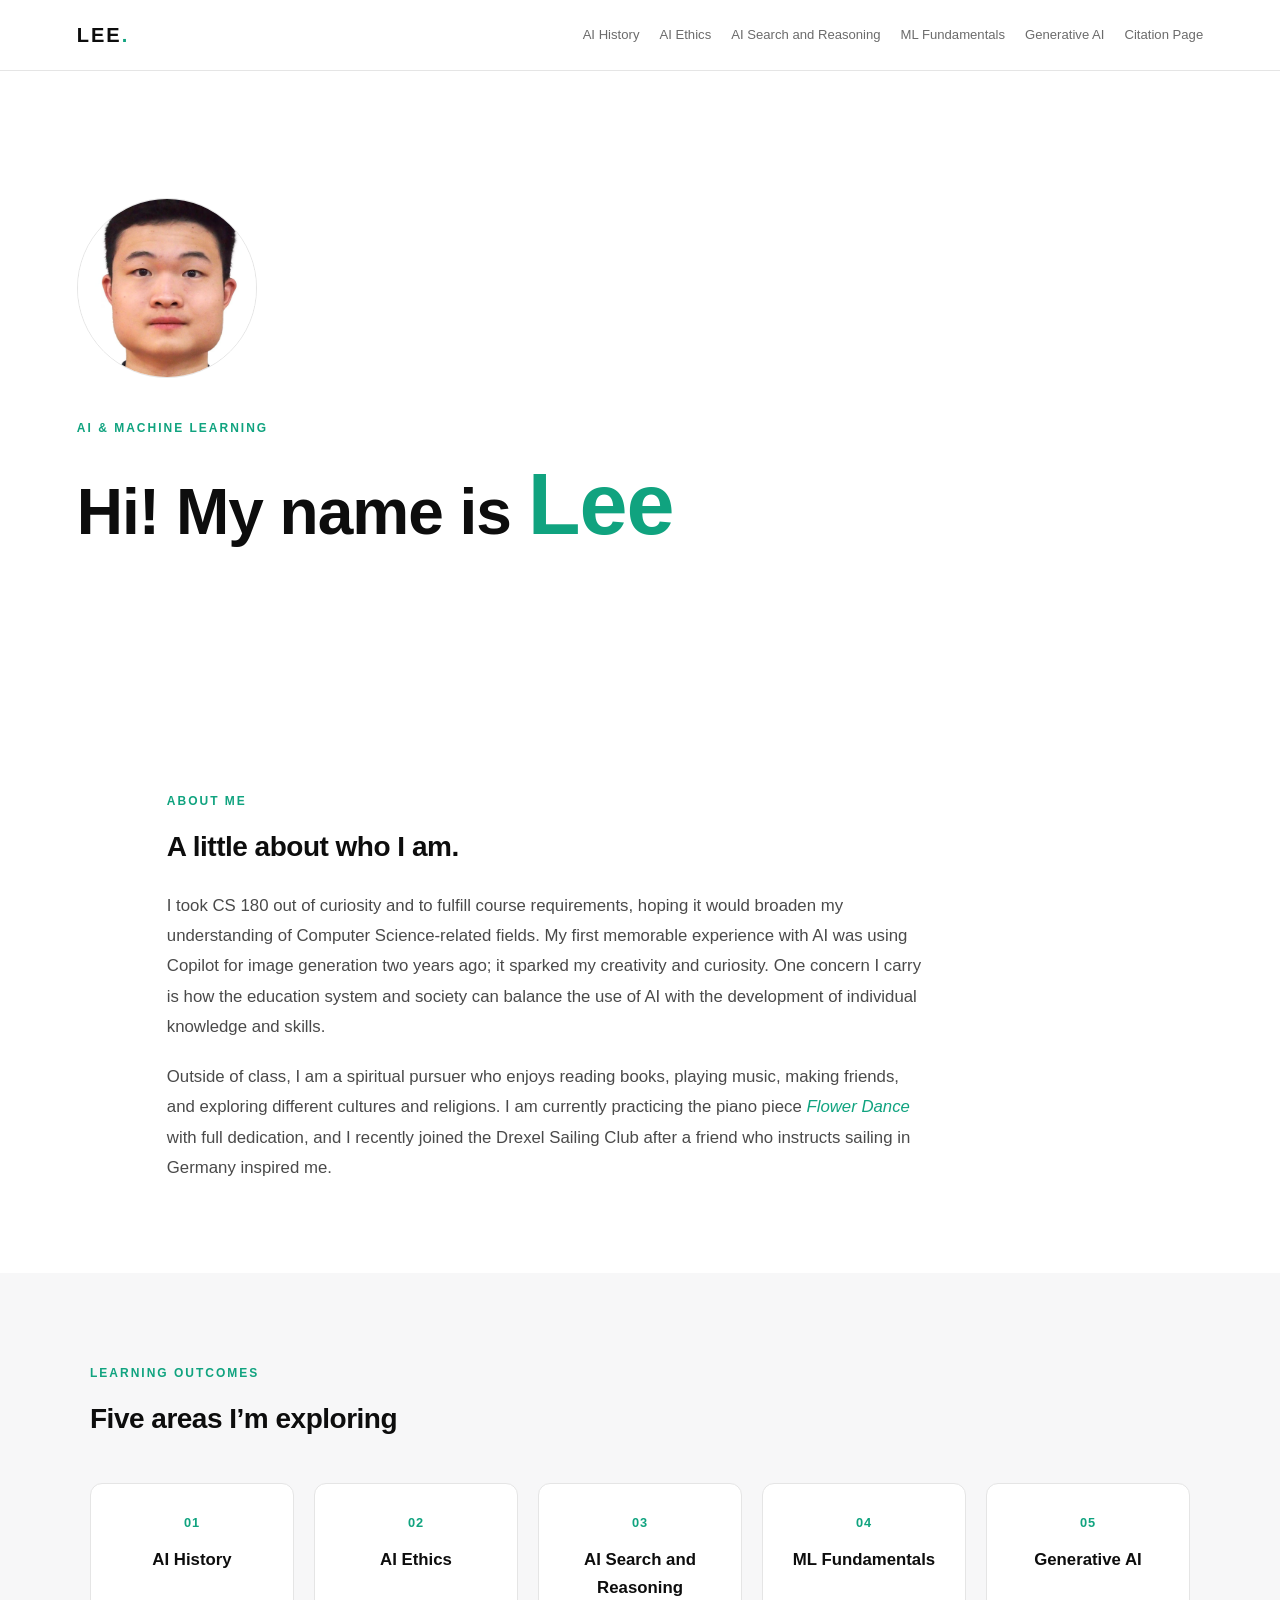
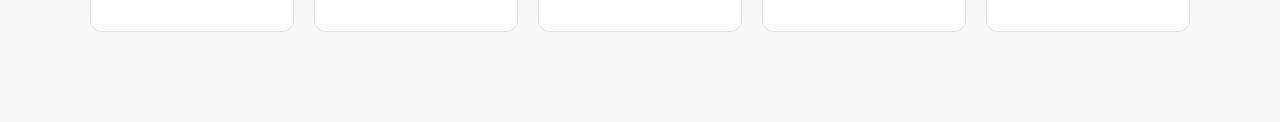
<file: index.html>
<!DOCTYPE html>
<html lang="en">
<head>
    <meta charset="UTF-8">
    <meta name="viewport" content="width=device-width, initial-scale=1.0">
    <meta name="description" content="Lee's portfolio for AI and Machine Learning">
    <title>Lee | AI &amp; Machine Learning</title>
    <link rel="stylesheet" href="style.css">
</head>
<body>
    <header class="navbar">
        <a href="index.html" class="logo">LEE<span>.</span></a>
        <nav aria-label="Main navigation">
            <a href="history.html">AI History</a>
            <a href="ethics.html">AI Ethics</a>
            <a href="search.html">AI Search and Reasoning</a>
            <a href="ml.html">ML Fundamentals</a>
            <a href="generative-ai.html">Generative AI</a>
            <a href="citations.html">Citation Page</a>
        </nav>
    </header>

    <main>
        <section id="home" class="hero">
            <div class="hero-content">
                <div class="hero-photo">
                    <img src="photo.jpg" alt="Lee">
                </div>

                <p class="label">AI &amp; MACHINE LEARNING</p>

                <h1>
                    Hi! My name is <span class="name">Lee</span>
                </h1>
            </div>
        </section>

        <section id="about" class="about section">
            <div class="section-label">ABOUT ME</div>

            <div class="about-content">
                <h2>A little about who I am.</h2>

                <p>
                    I took CS 180 out of curiosity and to fulfill course requirements, hoping it would broaden my understanding of Computer Science-related fields. My first memorable experience with AI was using Copilot for image generation two years ago; it sparked my creativity and curiosity. One concern I carry is how the education system and society can balance the use of AI with the development of individual knowledge and skills.
                </p>

                <p>
                    Outside of class, I am a spiritual pursuer who enjoys reading books, playing music, making friends, and exploring different cultures and religions. I am currently practicing the piano piece <em>Flower Dance</em> with full dedication, and I recently joined the Drexel Sailing Club after a friend who instructs sailing in Germany inspired me.
                </p>
            </div>
        </section>

        <section class="outcomes-overview section">
            <div class="section-label">LEARNING OUTCOMES</div>

            <h2 class="overview-title">Five areas I’m exploring</h2>

            <div class="outcome-cards">
                <a href="history.html" class="outcome-card">
                    <span class="card-number">01</span>
                    <h3>AI History</h3>
                </a>

                <a href="ethics.html" class="outcome-card">
                    <span class="card-number">02</span>
                    <h3>AI Ethics</h3>
                </a>

                <a href="search.html" class="outcome-card">
                    <span class="card-number">03</span>
                    <h3>AI Search and Reasoning</h3>
                </a>

                <a href="ml.html" class="outcome-card">
                    <span class="card-number">04</span>
                    <h3>ML Fundamentals</h3>
                </a>

                <a href="generative-ai.html" class="outcome-card">
                    <span class="card-number">05</span>
                    <h3>Generative AI</h3>
                </a>
            </div>
        </section>
    </main>
</body>
</html>
</file>
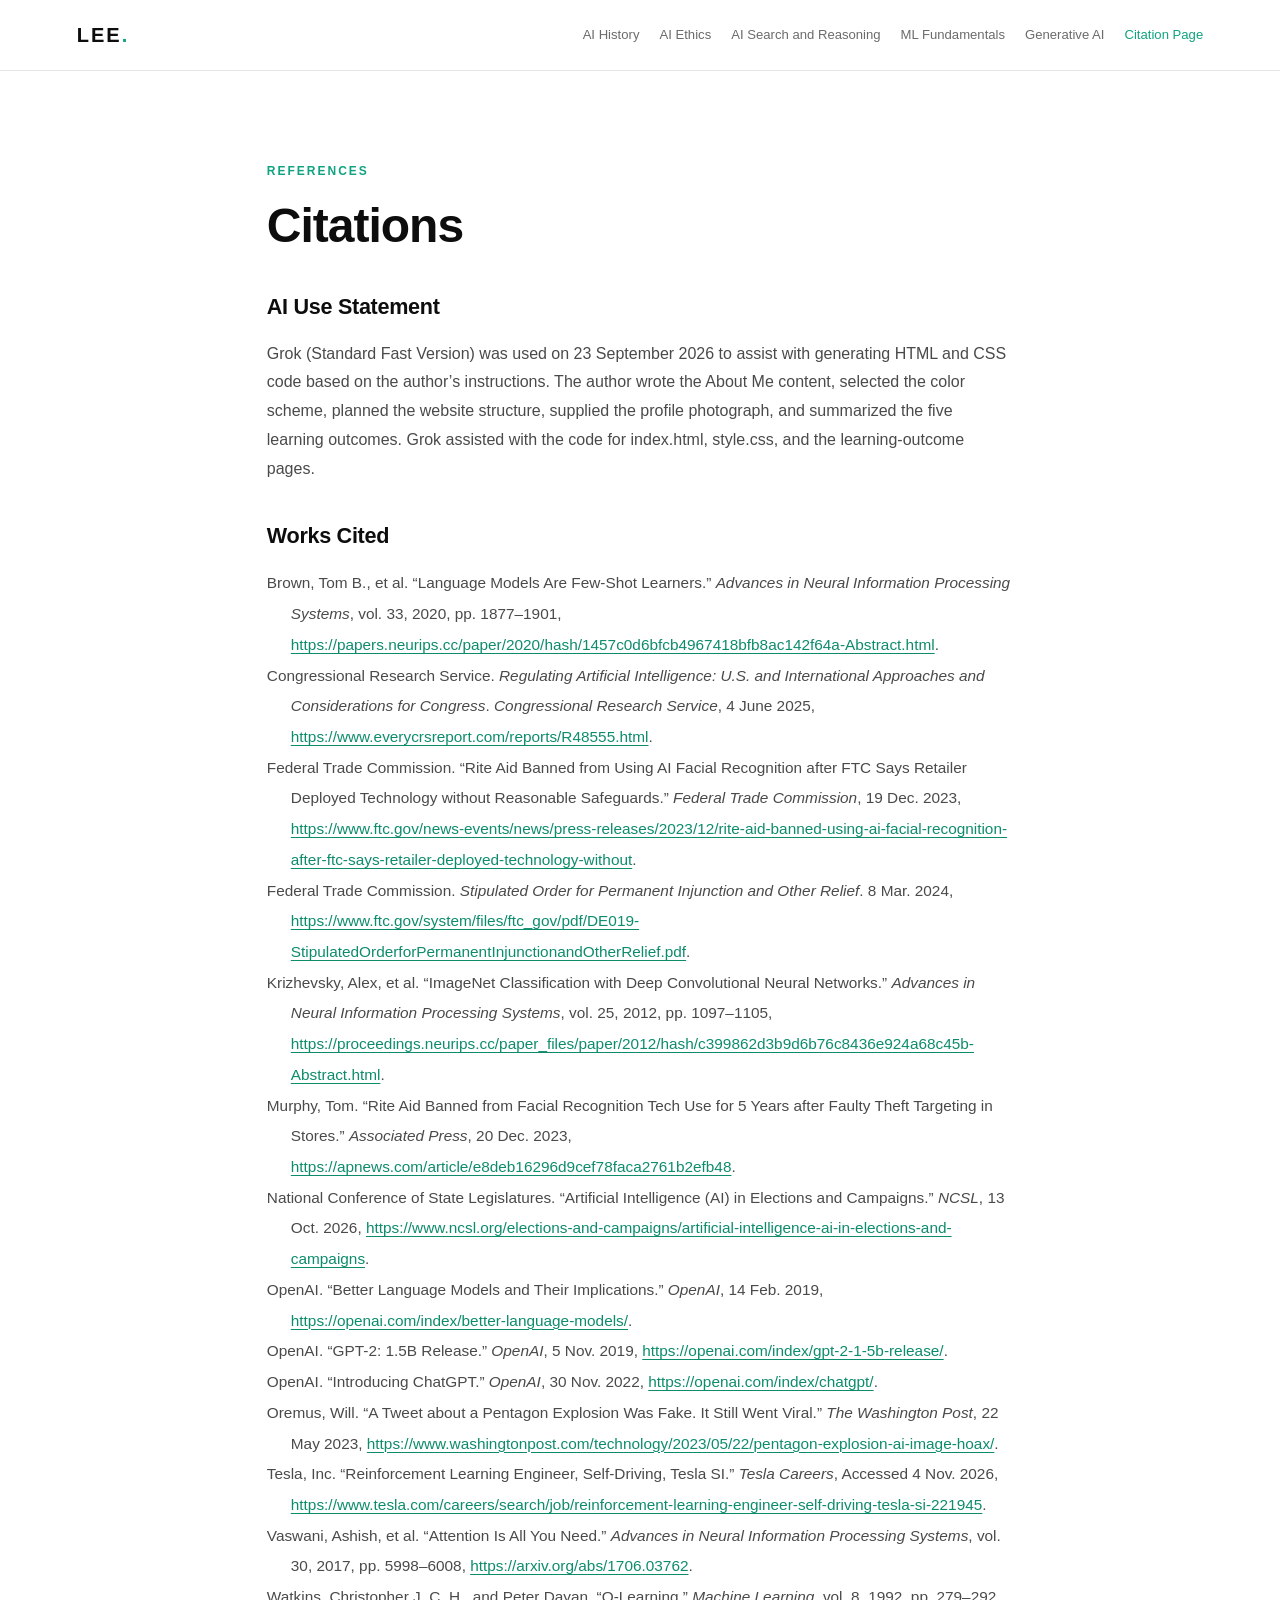
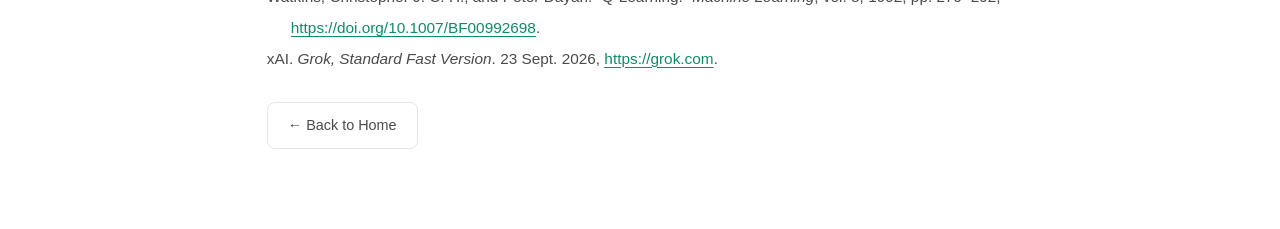
<file: citations.html>
<!DOCTYPE html>
<html lang="en">
<head>
    <meta charset="UTF-8">
    <meta name="viewport" content="width=device-width, initial-scale=1.0">
    <meta name="description" content="Works Cited and AI-use statement for Lee's portfolio">
    <title>Citations | Lee</title>
    <link rel="stylesheet" href="style.css">
</head>
<body>
    <header class="navbar">
        <a href="index.html" class="logo">LEE<span>.</span></a>
        <nav aria-label="Main navigation">
            <a href="history.html">AI History</a>
            <a href="ethics.html">AI Ethics</a>
            <a href="search.html">AI Search and Reasoning</a>
            <a href="ml.html">ML Fundamentals</a>
            <a href="generative-ai.html">Generative AI</a>
            <a href="citations.html" aria-current="page">Citation Page</a>
        </nav>
    </header>

    <main>
        <section class="citation-page">
            <p class="label">REFERENCES</p>

            <h1>Citations</h1>

            <div data-citation-page></div>

            <a href="index.html" class="button-outline">
                ← Back to Home
            </a>
        </section>
    </main>

    <script src="outcomes-content.js"></script>
    <script src="outcomes-render.js"></script>
</body>
</html>
</file>
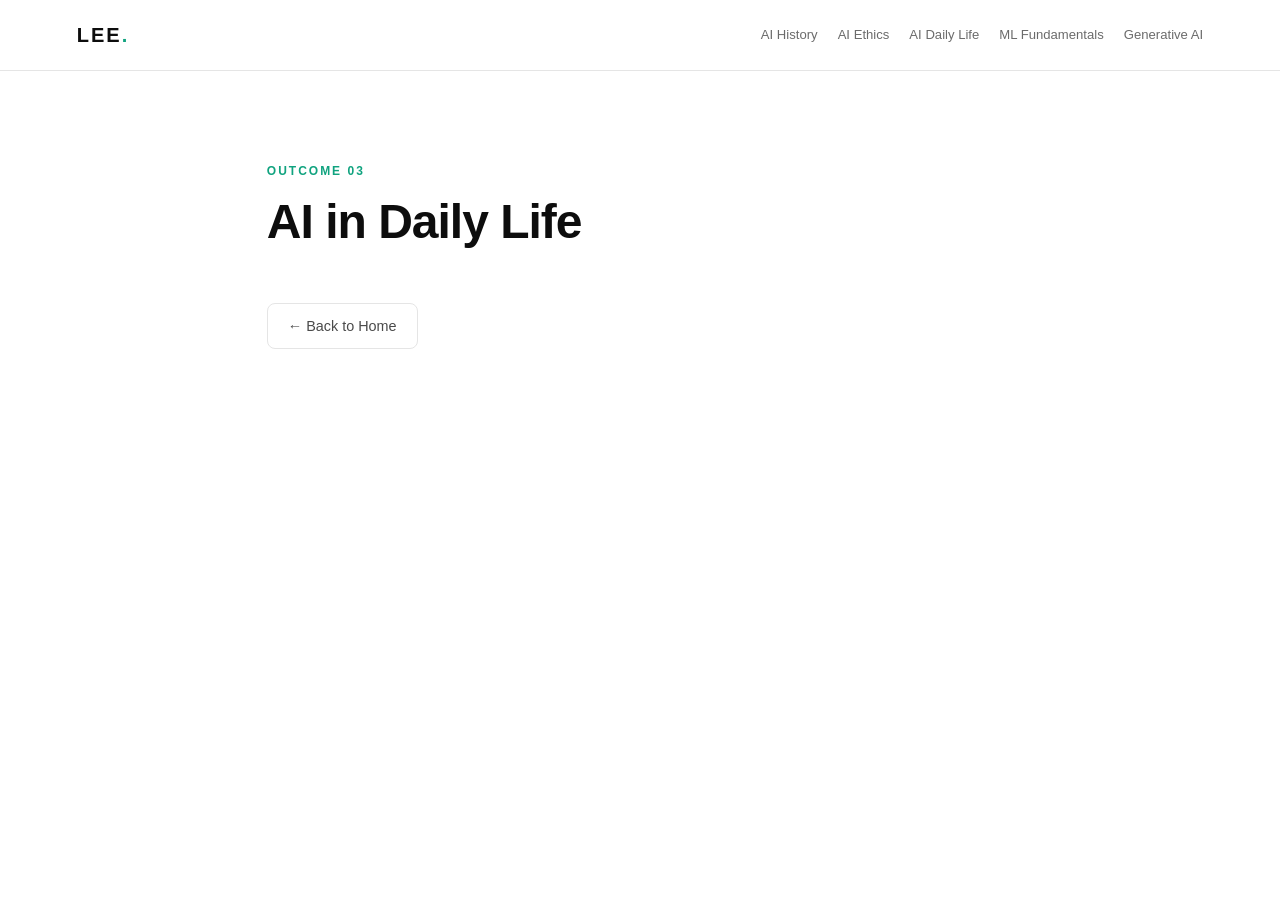
<file: daily-life.html>
<!DOCTYPE html>
<html lang="en">
<head>
    <meta charset="UTF-8">
    <meta name="viewport" content="width=device-width, initial-scale=1.0">
    <meta name="description" content="AI in Daily Life — Lee's portfolio">
    <title>AI in Daily Life | Lee</title>
    <link rel="stylesheet" href="style.css">
</head>
<body>

    <header class="navbar">
        <a href="index.html" class="logo">LEE<span>.</span></a>
        <nav>
            <a href="history.html">AI History</a>
            <a href="ethics.html">AI Ethics</a>
            <a href="daily-life.html">AI Daily Life</a>
            <a href="ml.html">ML Fundamentals</a>
            <a href="generative-ai.html">Generative AI</a>
        </nav>
    </header>

    <main>
        <section class="outcome-page">
            <p class="label">OUTCOME 03</p>
            <h1>AI in Daily Life</h1>

            <!-- 
                ↓↓↓  PASTE YOUR FULL OUTCOME SENTENCE BELOW THIS COMMENT  ↓↓↓
                Replace the empty <p> with your text, for example:
                <p class="outcome-sentence">Your full sentence goes here.</p>
            -->
            <p class="outcome-sentence"></p>

            <a href="index.html" class="button-outline">← Back to Home</a>
        </section>
    </main>

</body>
</html>
</file>
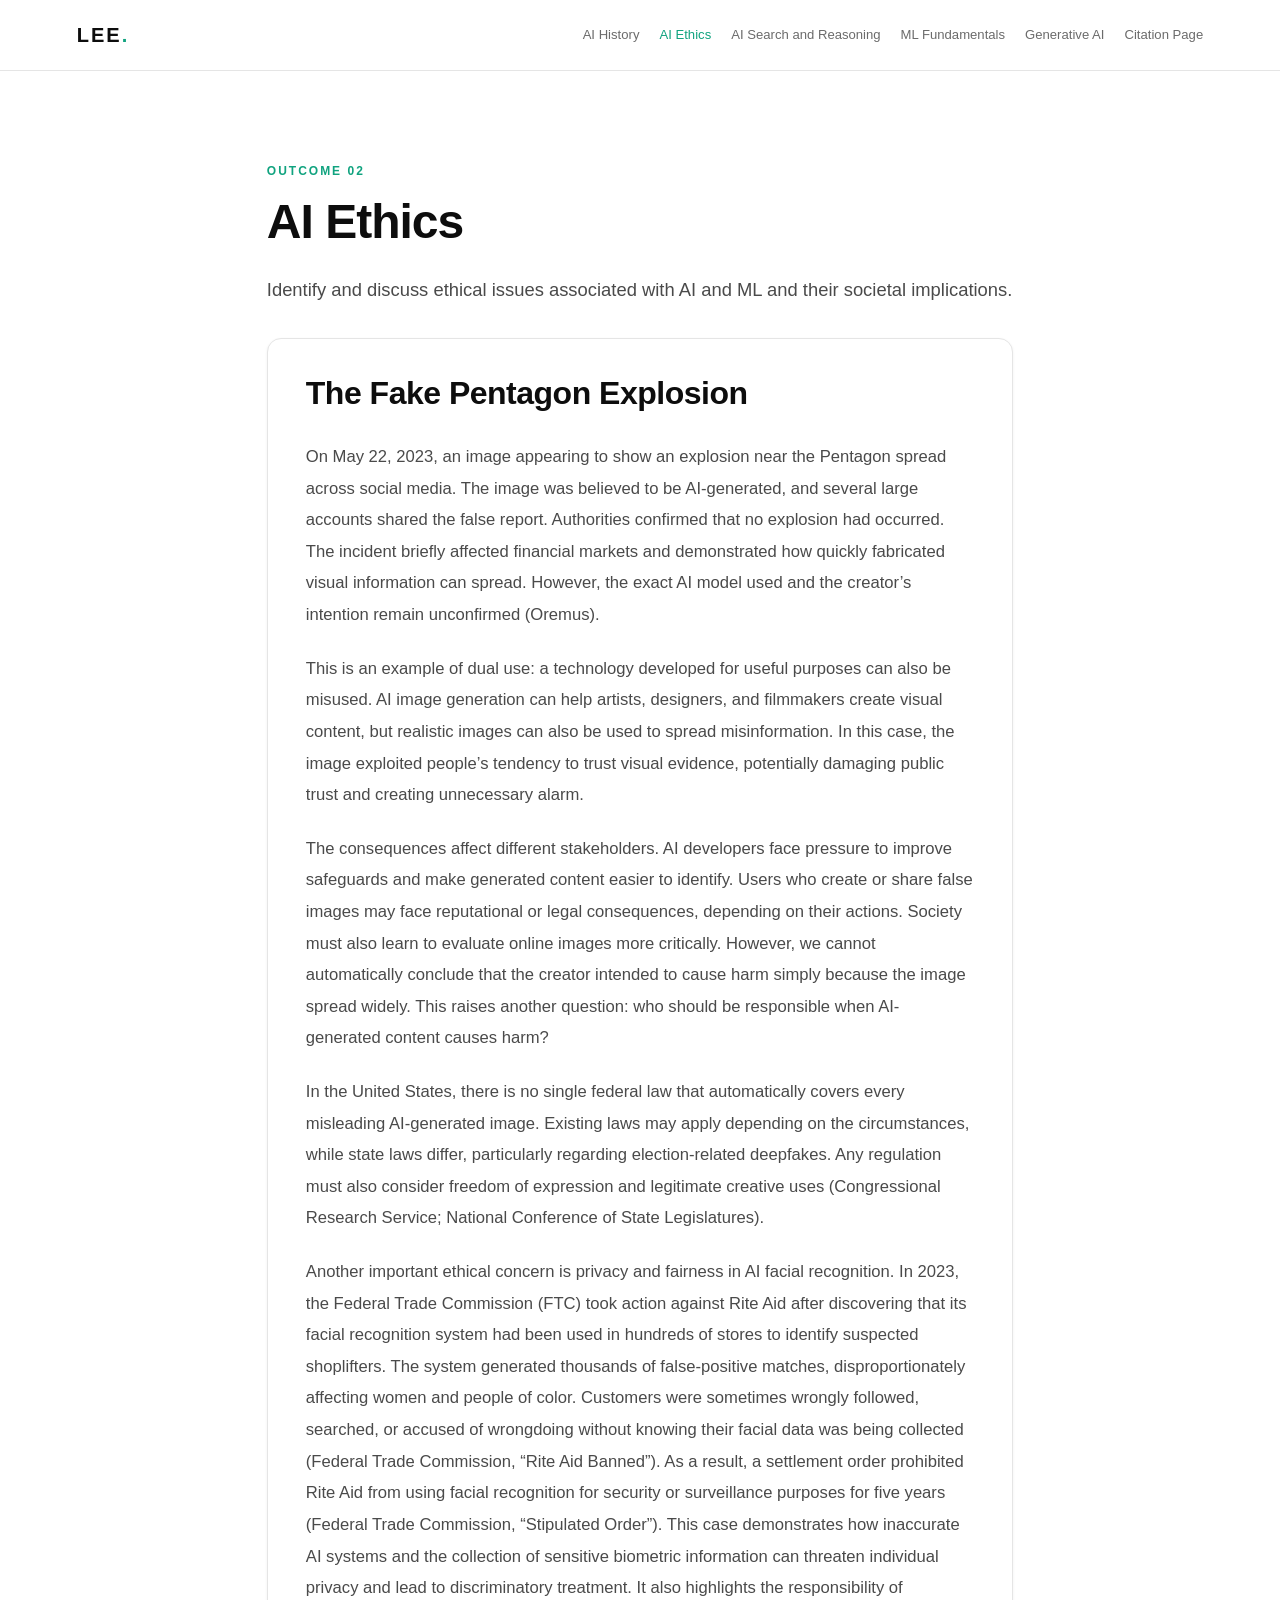
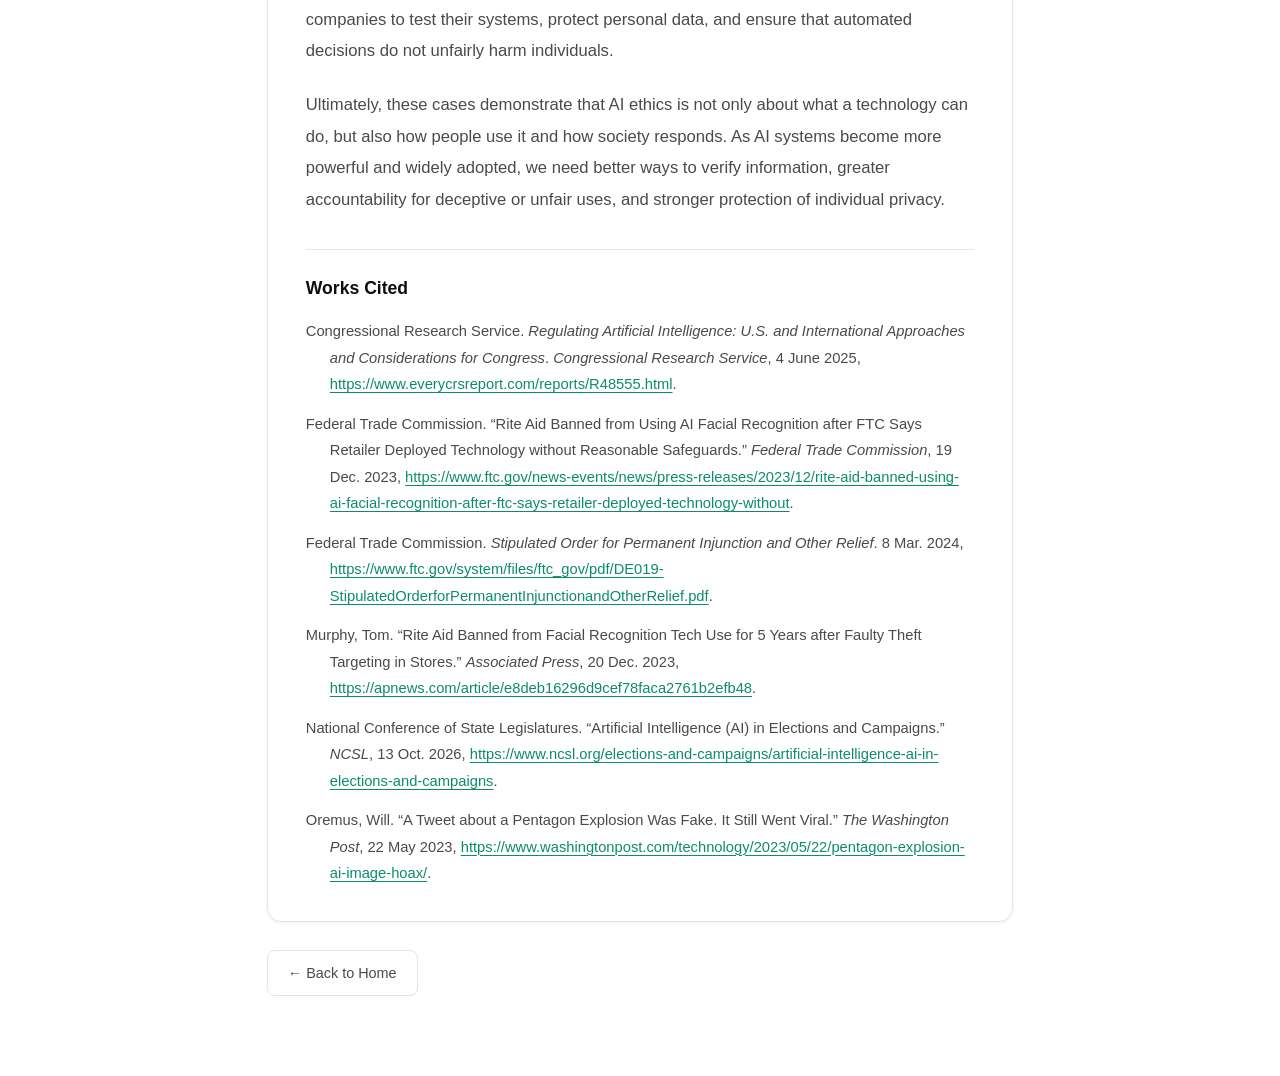
<file: ethics.html>
<!DOCTYPE html>
<html lang="en">
<head>
    <meta charset="UTF-8">
    <meta name="viewport" content="width=device-width, initial-scale=1.0">
    <meta name="description" content="AI Ethics — Lee's portfolio">
    <title>AI Ethics | Lee</title>
    <link rel="stylesheet" href="style.css">
</head>
<body>
    <header class="navbar">
        <a href="index.html" class="logo">LEE<span>.</span></a>
        <nav aria-label="Main navigation">
            <a href="history.html">AI History</a>
            <a href="ethics.html" aria-current="page">AI Ethics</a>
            <a href="search.html">AI Search and Reasoning</a>
            <a href="ml.html">ML Fundamentals</a>
            <a href="generative-ai.html">Generative AI</a>
            <a href="citations.html">Citation Page</a>
        </nav>
    </header>

    <main>
        <section class="outcome-page">
            <p class="label">OUTCOME 02</p>

            <h1>AI Ethics</h1>

            <h2 class="outcome-subtitle">
                Identify and discuss ethical issues associated with AI and ML and their societal implications.
            </h2>

            <div id="essay-content"
                 class="essay-content"
                 data-outcome="ethics">
            </div>

            <a href="index.html" class="button-outline">
                ← Back to Home
            </a>
        </section>
    </main>

    <script src="outcomes-content.js"></script>
    <script src="outcomes-render.js"></script>
</body>
</html>
</file>
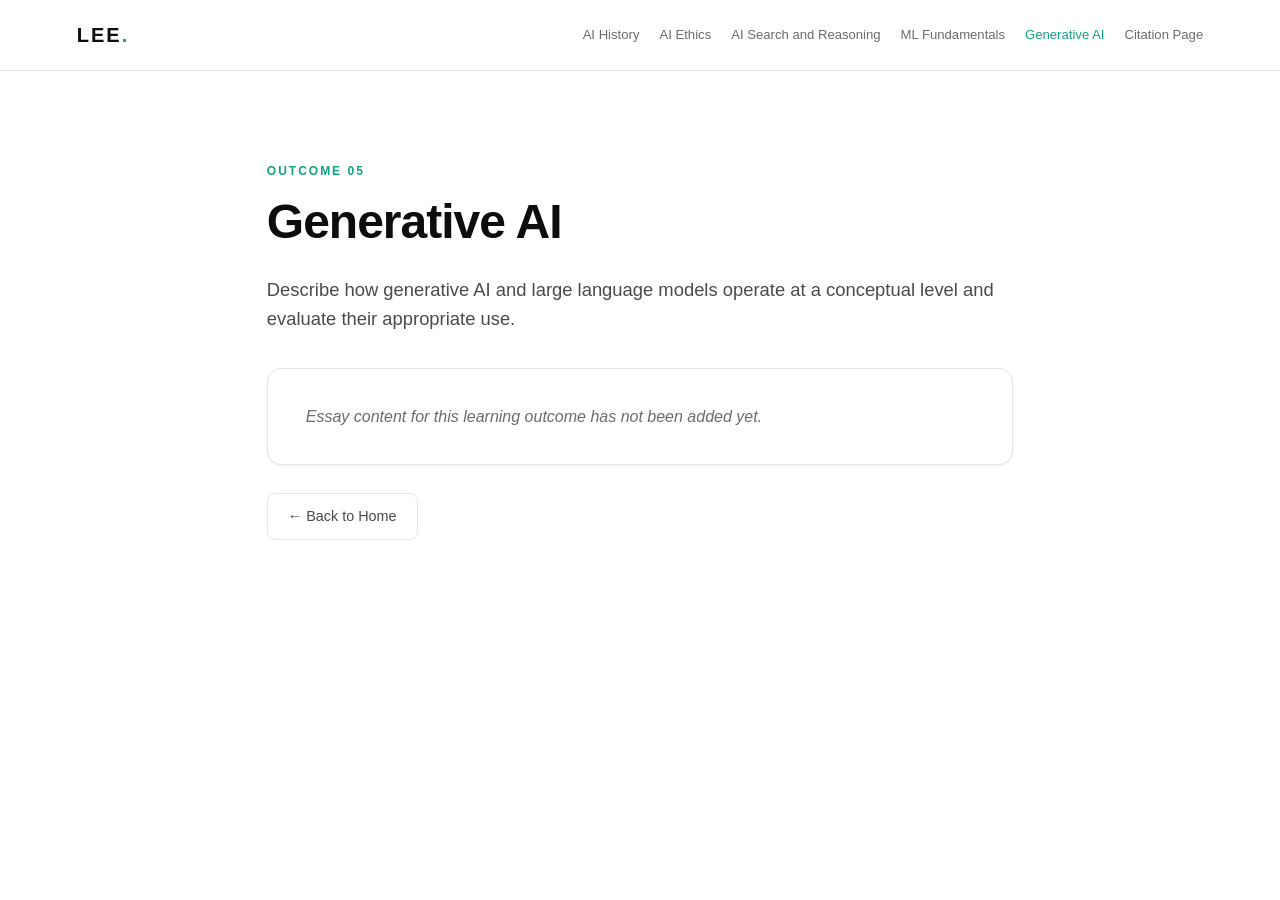
<file: generative-ai.html>
<!DOCTYPE html>
<html lang="en">
<head>
    <meta charset="UTF-8">
    <meta name="viewport" content="width=device-width, initial-scale=1.0">
    <meta name="description" content="Generative AI — Lee's portfolio">
    <title>Generative AI | Lee</title>
    <link rel="stylesheet" href="style.css">
</head>
<body>
    <header class="navbar">
        <a href="index.html" class="logo">LEE<span>.</span></a>
        <nav aria-label="Main navigation">
            <a href="history.html">AI History</a>
            <a href="ethics.html">AI Ethics</a>
            <a href="search.html">AI Search and Reasoning</a>
            <a href="ml.html">ML Fundamentals</a>
            <a href="generative-ai.html" aria-current="page">Generative AI</a>
            <a href="citations.html">Citation Page</a>
        </nav>
    </header>

    <main>
        <section class="outcome-page">
            <p class="label">OUTCOME 05</p>

            <h1>Generative AI</h1>

            <h2 class="outcome-subtitle">
                Describe how generative AI and large language models operate at a conceptual level and evaluate their appropriate use.
            </h2>

            <div id="essay-content"
                 class="essay-content"
                 data-outcome="generative">
            </div>

            <a href="index.html" class="button-outline">
                ← Back to Home
            </a>
        </section>
    </main>

    <script src="outcomes-content.js"></script>
    <script src="outcomes-render.js"></script>
</body>
</html>
</file>
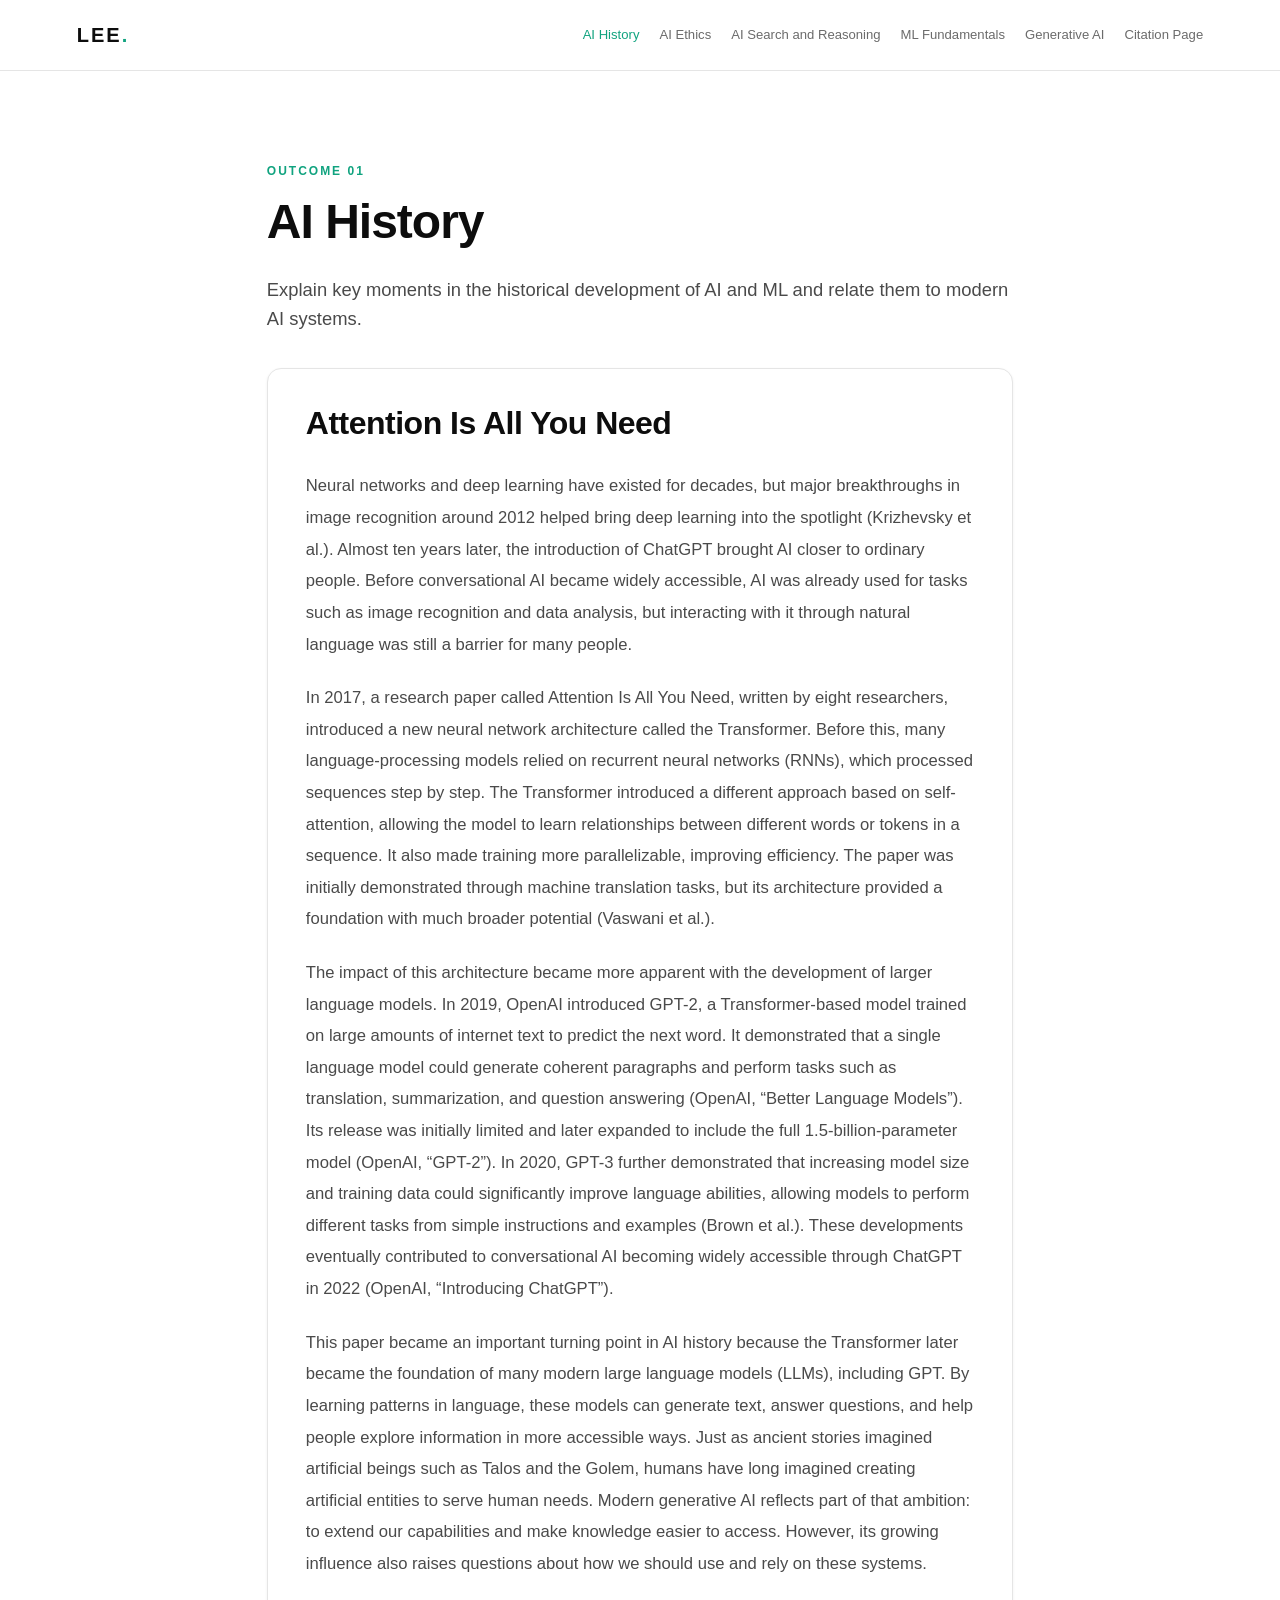
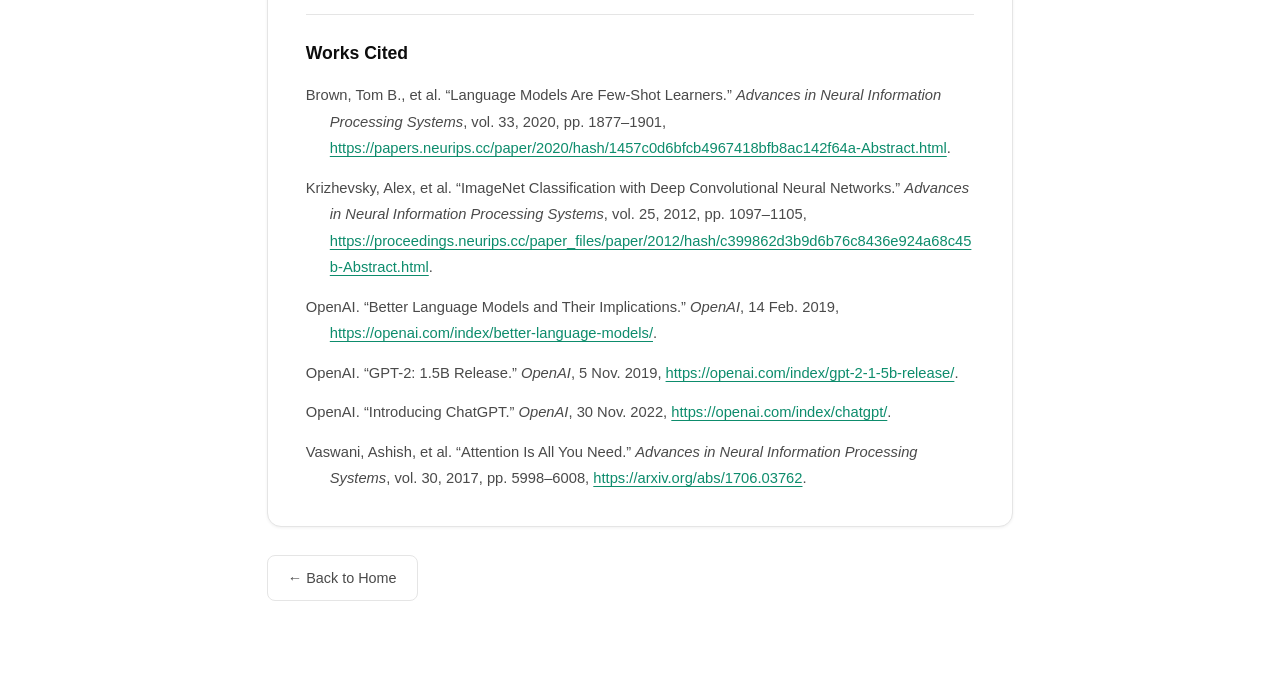
<file: history.html>
<!DOCTYPE html>
<html lang="en">
<head>
    <meta charset="UTF-8">
    <meta name="viewport" content="width=device-width, initial-scale=1.0">
    <meta name="description" content="AI History — Lee's portfolio">
    <title>AI History | Lee</title>
    <link rel="stylesheet" href="style.css">
</head>
<body>
    <header class="navbar">
        <a href="index.html" class="logo">LEE<span>.</span></a>
        <nav aria-label="Main navigation">
            <a href="history.html" aria-current="page">AI History</a>
            <a href="ethics.html">AI Ethics</a>
            <a href="search.html">AI Search and Reasoning</a>
            <a href="ml.html">ML Fundamentals</a>
            <a href="generative-ai.html">Generative AI</a>
            <a href="citations.html">Citation Page</a>
        </nav>
    </header>

    <main>
        <section class="outcome-page">
            <p class="label">OUTCOME 01</p>

            <h1>AI History</h1>

            <h2 class="outcome-subtitle">
                Explain key moments in the historical development of AI and ML and relate them to modern AI systems.
            </h2>

            <div id="essay-content"
                 class="essay-content"
                 data-outcome="history">
            </div>

            <a href="index.html" class="button-outline">
                ← Back to Home
            </a>
        </section>
    </main>

    <script src="outcomes-content.js"></script>
    <script src="outcomes-render.js"></script>
</body>
</html>
</file>
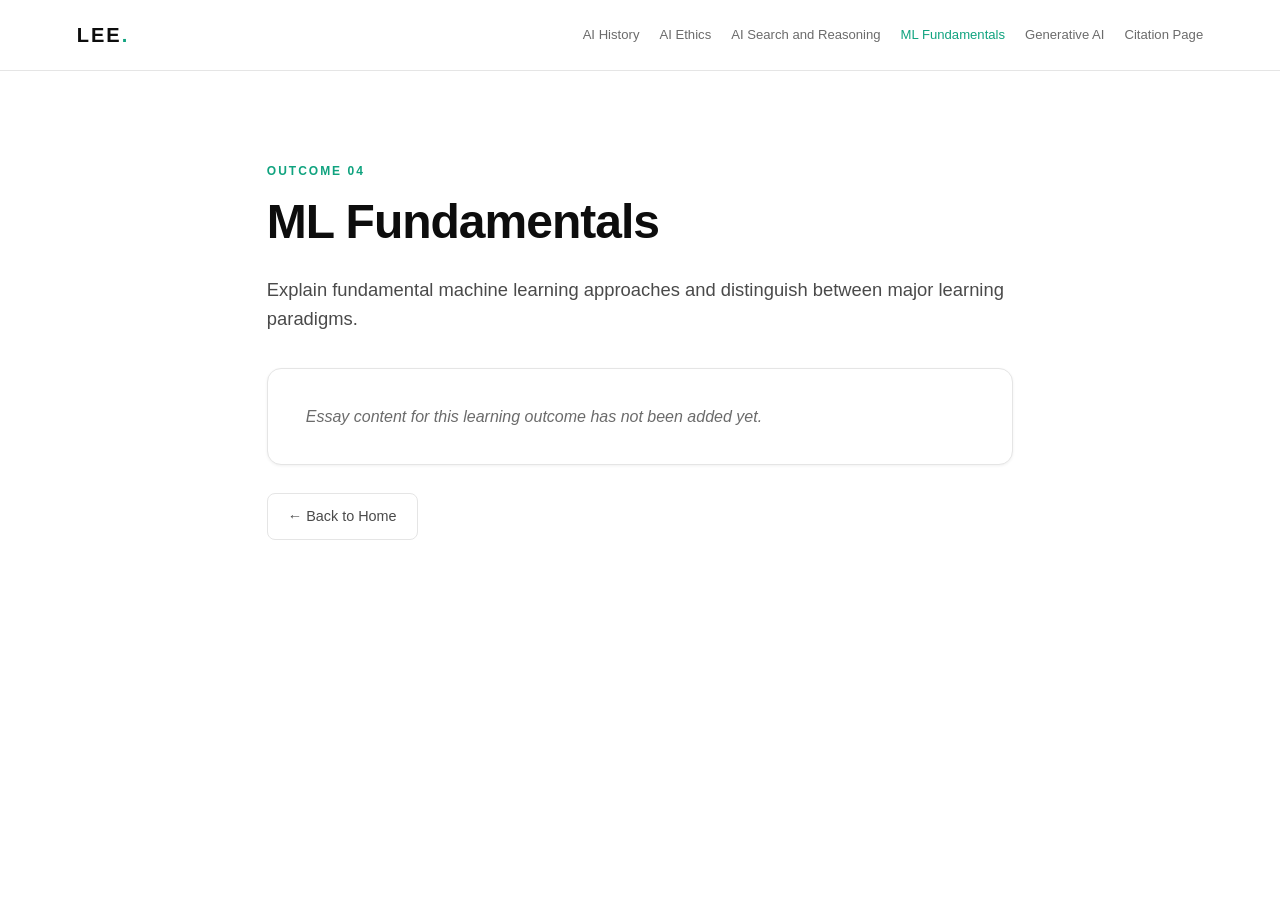
<file: ml.html>
<!DOCTYPE html>
<html lang="en">
<head>
    <meta charset="UTF-8">
    <meta name="viewport" content="width=device-width, initial-scale=1.0">
    <meta name="description" content="ML Fundamentals — Lee's portfolio">
    <title>ML Fundamentals | Lee</title>
    <link rel="stylesheet" href="style.css">
</head>
<body>
    <header class="navbar">
        <a href="index.html" class="logo">LEE<span>.</span></a>
        <nav aria-label="Main navigation">
            <a href="history.html">AI History</a>
            <a href="ethics.html">AI Ethics</a>
            <a href="search.html">AI Search and Reasoning</a>
            <a href="ml.html" aria-current="page">ML Fundamentals</a>
            <a href="generative-ai.html">Generative AI</a>
            <a href="citations.html">Citation Page</a>
        </nav>
    </header>

    <main>
        <section class="outcome-page">
            <p class="label">OUTCOME 04</p>

            <h1>ML Fundamentals</h1>

            <h2 class="outcome-subtitle">
                Explain fundamental machine learning approaches and distinguish between major learning paradigms.
            </h2>

            <div id="essay-content"
                 class="essay-content"
                 data-outcome="ml">
            </div>

            <a href="index.html" class="button-outline">
                ← Back to Home
            </a>
        </section>
    </main>

    <script src="outcomes-content.js"></script>
    <script src="outcomes-render.js"></script>
</body>
</html>
</file>
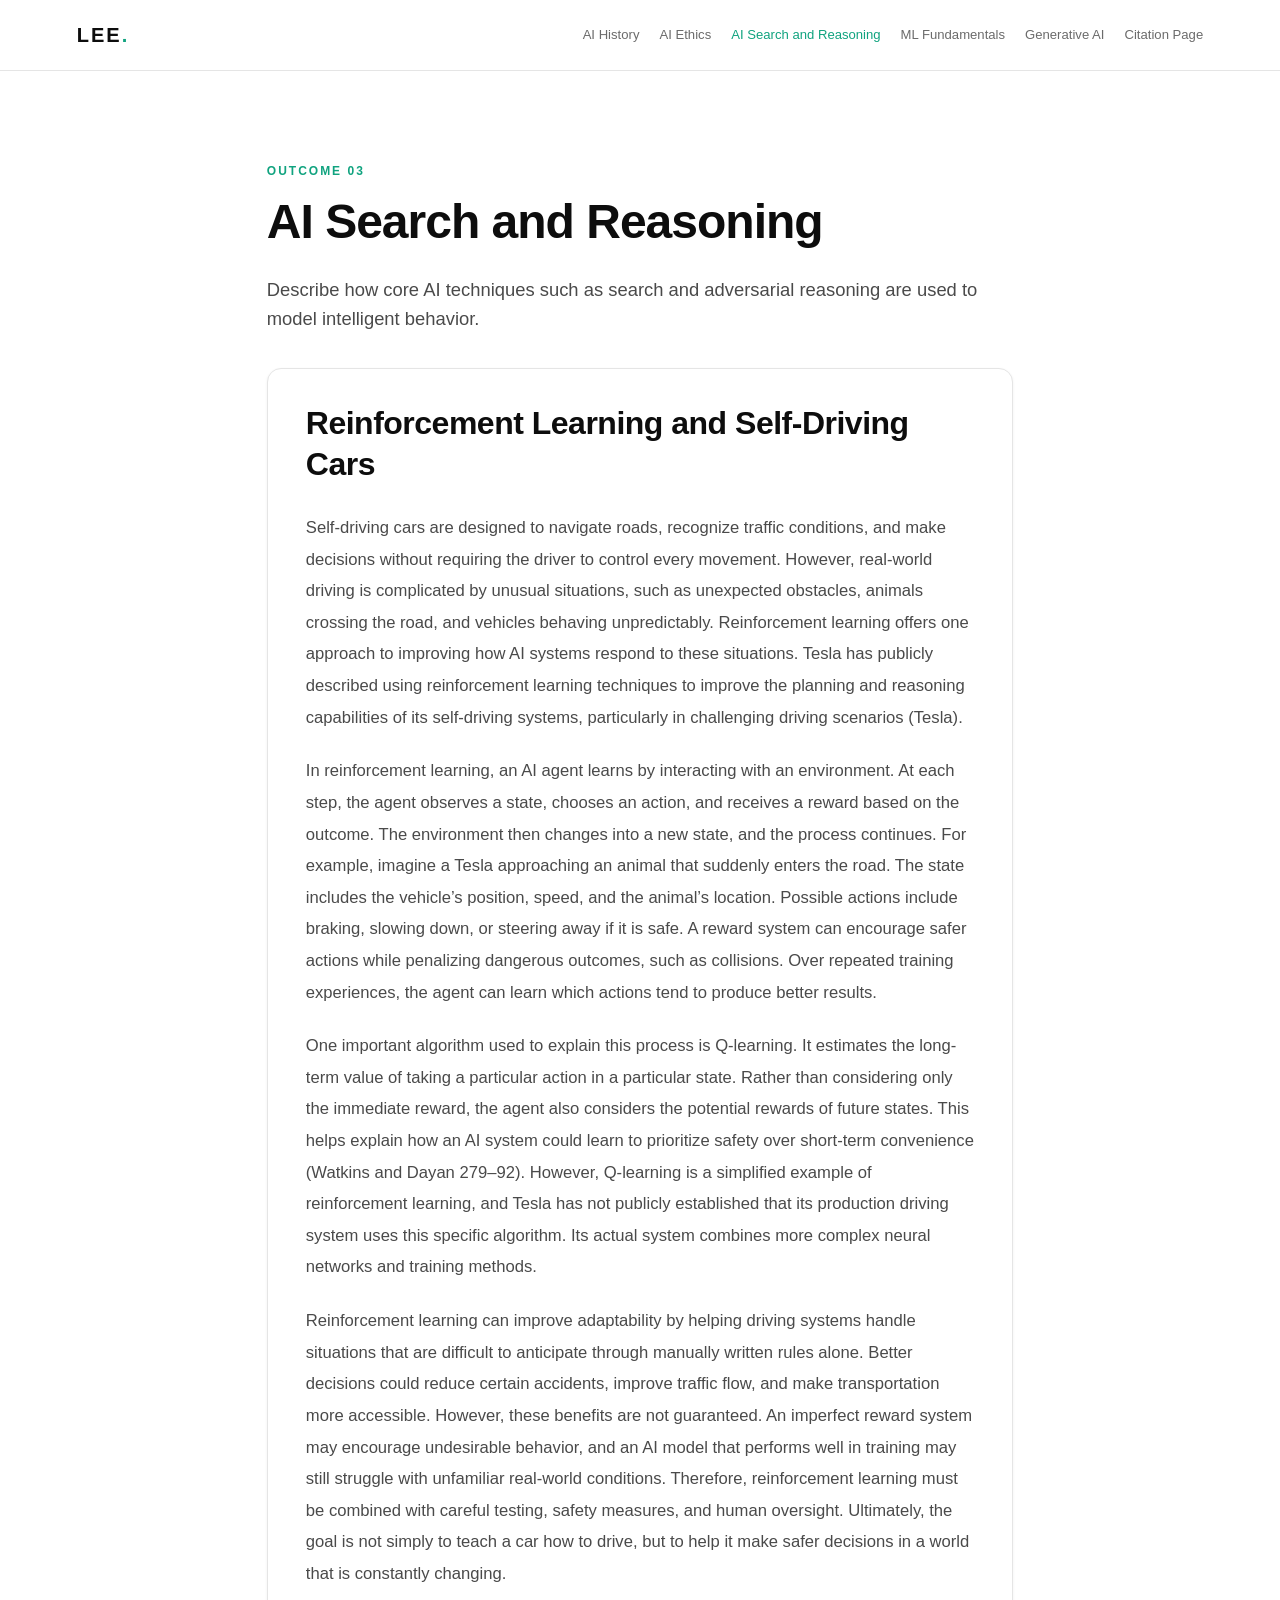
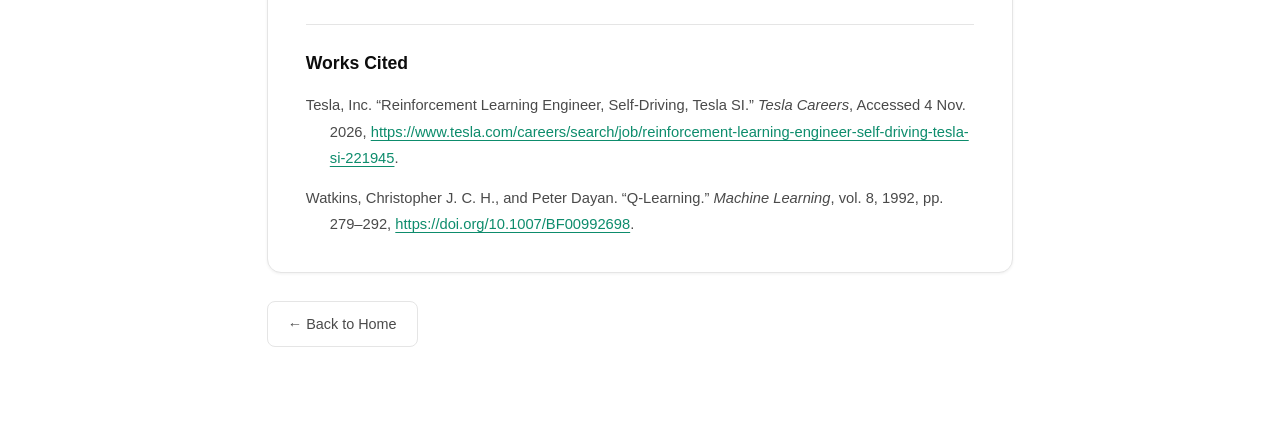
<file: search.html>
<!DOCTYPE html>
<html lang="en">
<head>
    <meta charset="UTF-8">
    <meta name="viewport" content="width=device-width, initial-scale=1.0">
    <meta name="description" content="AI Search and Reasoning — Lee's portfolio">
    <title>AI Search and Reasoning | Lee</title>
    <link rel="stylesheet" href="style.css">
</head>
<body>
    <header class="navbar">
        <a href="index.html" class="logo">LEE<span>.</span></a>
        <nav aria-label="Main navigation">
            <a href="history.html">AI History</a>
            <a href="ethics.html">AI Ethics</a>
            <a href="search.html" aria-current="page">AI Search and Reasoning</a>
            <a href="ml.html">ML Fundamentals</a>
            <a href="generative-ai.html">Generative AI</a>
            <a href="citations.html">Citation Page</a>
        </nav>
    </header>

    <main>
        <section class="outcome-page">
            <p class="label">OUTCOME 03</p>

            <h1>AI Search and Reasoning</h1>

            <h2 class="outcome-subtitle">
                Describe how core AI techniques such as search and adversarial reasoning are used to model intelligent behavior.
            </h2>

            <div id="essay-content"
                 class="essay-content"
                 data-outcome="search">
            </div>

            <a href="index.html" class="button-outline">
                ← Back to Home
            </a>
        </section>
    </main>

    <script src="outcomes-content.js"></script>
    <script src="outcomes-render.js"></script>
</body>
</html>
</file>
<file: style.css>
/* =========================================
   LEE'S PORTFOLIO — Clean light theme
   ========================================= */

:root {
    --bg: #ffffff;
    --bg-soft: #f7f7f8;
    --text: #0d0d0d;
    --text-secondary: #4a4a4a;
    --muted: #6b6b6b;
    --border: #e5e5e5;
    --accent: #10a37f;
    --accent-hover: #0d8c6c;
    --card-shadow: 0 1px 3px rgba(0, 0, 0, 0.06);
}


/* ---------- RESET ---------- */

* {
    margin: 0;
    padding: 0;
    box-sizing: border-box;
}

html {
    scroll-behavior: smooth;
}

body {
    background: var(--bg);
    color: var(--text);
    font-family: Inter, -apple-system, BlinkMacSystemFont,
        "Segoe UI", Arial, sans-serif;
    line-height: 1.7;
    font-size: 16px;
}

a {
    color: inherit;
    text-decoration: none;
}

img {
    max-width: 100%;
    display: block;
}


/* ---------- NAVIGATION ---------- */

.navbar {
    position: sticky;
    top: 0;
    z-index: 100;

    display: flex;
    justify-content: space-between;
    align-items: center;
    gap: 24px;

    padding: 18px 6%;

    background: rgba(255, 255, 255, 0.94);
    border-bottom: 1px solid var(--border);

    backdrop-filter: blur(10px);
}

.logo {
    flex-shrink: 0;
    font-size: 1.25rem;
    font-weight: 700;
    letter-spacing: 2px;
    color: var(--text);
}

.logo span {
    color: var(--accent);
}

.navbar nav {
    display: flex;
    flex-wrap: wrap;
    justify-content: flex-end;
    align-items: center;
    gap: 10px 20px;
}

.navbar nav a {
    color: var(--muted);
    font-size: 0.82rem;
    font-weight: 500;
    transition: color 0.2s ease;
}

.navbar nav a:hover,
.navbar nav a[aria-current="page"] {
    color: var(--accent);
}


/* ---------- LABELS ---------- */

.label {
    margin-bottom: 16px;
    color: var(--accent);
    font-size: 0.75rem;
    font-weight: 600;
    letter-spacing: 2px;
    text-transform: uppercase;
}


/* ---------- HERO ---------- */

.hero {
    min-height: 70vh;
    display: flex;
    align-items: center;
    padding: 60px 6% 80px;
    background: var(--bg);
}

.hero-content {
    max-width: 900px;
    width: 100%;
}

.hero-photo {
    margin-bottom: 40px;
}

.hero-photo img {
    width: 180px;
    height: 180px;
    object-fit: cover;
    border-radius: 50%;
    border: 1px solid var(--border);
    background: var(--bg-soft);
}

.hero h1 {
    font-size: clamp(2.4rem, 6vw, 4rem);
    line-height: 1.15;
    font-weight: 600;
    letter-spacing: -1px;
    color: var(--text);
}

.hero h1 .name {
    display: inline-block;
    font-size: 1.35em;
    font-weight: 700;
    color: var(--accent);
}


/* ---------- SECTIONS ---------- */

.section {
    padding: 90px 6%;
    max-width: 1100px;
    margin: 0 auto;
}

.section-label {
    margin-bottom: 12px;
    color: var(--accent);
    font-size: 0.75rem;
    font-weight: 600;
    letter-spacing: 2px;
    text-transform: uppercase;
}


/* ---------- ABOUT ---------- */

.about-content h2 {
    font-size: 1.75rem;
    font-weight: 600;
    margin-bottom: 20px;
    letter-spacing: -0.5px;
}

.about-content p {
    color: var(--text-secondary);
    font-size: 1.05rem;
    line-height: 1.8;
    max-width: 760px;
}

.about-content p + p {
    margin-top: 20px;
}

.about-content em {
    color: var(--accent);
    font-style: italic;
}


/* ---------- OUTCOMES OVERVIEW ---------- */

.outcomes-overview {
    background: var(--bg-soft);
    max-width: none;
    padding: 90px 6%;
}

.outcomes-overview .section-label,
.outcomes-overview .overview-title {
    max-width: 1100px;
    margin-left: auto;
    margin-right: auto;
}

.overview-title {
    font-size: 1.75rem;
    font-weight: 600;
    margin-bottom: 40px;
    letter-spacing: -0.5px;
}

.outcome-cards {
    display: grid;
    grid-template-columns: repeat(5, 1fr);
    gap: 20px;
    max-width: 1100px;
    margin: 0 auto;
}

.outcome-card {
    background: var(--bg);
    border: 1px solid var(--border);
    border-radius: 12px;
    padding: 28px 20px;
    text-align: center;
    transition: border-color 0.2s, box-shadow 0.2s;
}

.outcome-card:hover {
    border-color: var(--accent);
    box-shadow: var(--card-shadow);
}

.card-number {
    display: block;
    margin-bottom: 12px;
    color: var(--accent);
    font-size: 0.8rem;
    font-weight: 600;
    letter-spacing: 1px;
}

.outcome-card h3 {
    font-size: 1.05rem;
    font-weight: 600;
    color: var(--text);
}


/* ---------- OUTCOME PAGES ---------- */

.outcome-page {
    min-height: calc(100vh - 80px);
    max-width: 900px;
    margin: 0 auto;
    padding: 90px 6% 80px;
}

.outcome-page .label {
    margin-bottom: 12px;
}

.outcome-page > h1,
.citation-page > h1 {
    font-size: clamp(2rem, 5vw, 3rem);
    font-weight: 700;
    letter-spacing: -1px;
    margin-bottom: 24px;
    line-height: 1.2;
}

.outcome-subtitle {
    color: var(--text-secondary);
    font-size: 1.15rem;
    font-weight: 400;
    line-height: 1.6;
    margin-bottom: 34px;
}


/* ---------- ESSAY PRESENTATION ---------- */

.essay-content {
    max-width: 780px;
    padding: 34px 38px;
    border: 1px solid var(--border);
    border-radius: 14px;
    background: #ffffff;
    box-shadow: var(--card-shadow);
}

.essay-title {
    color: var(--text);
    font-size: clamp(1.55rem, 3.2vw, 2rem);
    font-weight: 650;
    letter-spacing: -0.5px;
    line-height: 1.3;
    margin-bottom: 26px;
}

.essay-paragraphs p {
    color: var(--text-secondary);
    font-size: 1.04rem;
    line-height: 1.9;
    margin: 0 0 22px;
}

.essay-paragraphs p:last-child {
    margin-bottom: 0;
}

.content-placeholder {
    color: var(--muted);
    font-style: italic;
    margin: 0;
}


/* ---------- WORKS CITED ---------- */

.works-cited-section {
    margin-top: 34px;
    padding-top: 24px;
    border-top: 1px solid var(--border);
}

.works-cited-heading {
    color: var(--text);
    font-size: 1.1rem;
    font-weight: 650;
    margin-bottom: 14px;
}

.works-cited-list {
    list-style: none;
    padding: 0;
    margin: 0;
}

.citation-entry {
    color: var(--text-secondary);
    font-size: 0.92rem;
    line-height: 1.8;

    /* MLA-style hanging indent */
    padding-left: 1.5rem;
    text-indent: -1.5rem;

    overflow-wrap: anywhere;
    margin-bottom: 13px;
}

.citation-entry:last-child {
    margin-bottom: 0;
}

.citation-entry a {
    color: var(--accent-hover);
    text-decoration: underline;
    text-decoration-thickness: 1px;
    text-underline-offset: 3px;
}

.citation-entry a:hover {
    color: var(--accent);
}


/* ---------- CITATION PAGE ---------- */

.citation-page {
    max-width: 900px;
    min-height: calc(100vh - 80px);
    margin: 0 auto;
    padding: 90px 6% 80px;
}

.citation-section-title {
    color: var(--text);
    font-size: 1.35rem;
    font-weight: 600;
    letter-spacing: -0.3px;
    margin: 34px 0 14px;
}

.citation-intro {
    color: var(--text-secondary);
    max-width: 780px;
    line-height: 1.8;
}

.citation-page .works-cited-list {
    max-width: 780px;
}

/* Double-spaced entries and hanging indents
   resemble an academic Works Cited page. */

.citation-page .citation-entry {
    font-size: 0.96rem;
    line-height: 2;
    margin-bottom: 0;
}


/* ---------- BUTTON ---------- */

.button-outline {
    display: inline-block;
    margin-top: 28px;
    padding: 10px 20px;
    border: 1px solid var(--border);
    border-radius: 8px;
    color: var(--text-secondary);
    font-size: 0.9rem;
    transition: border-color 0.2s, color 0.2s;
}

.button-outline:hover {
    border-color: var(--accent);
    color: var(--accent);
}


/* ---------- TABLET / MOBILE ---------- */

@media (max-width: 1100px) {

    .outcome-cards {
        grid-template-columns: repeat(3, 1fr);
    }

}


@media (max-width: 850px) {

    .navbar {
        flex-direction: column;
        gap: 14px;
        padding: 16px 20px;
    }

    .navbar nav {
        justify-content: center;
        gap: 9px 16px;
    }

    .navbar nav a {
        font-size: 0.8rem;
    }

    .hero {
        min-height: auto;
        padding: 50px 24px 60px;
    }

    .hero-photo img {
        width: 140px;
        height: 140px;
    }

    .hero h1 {
        font-size: 2.2rem;
    }

    .section {
        padding: 70px 24px;
    }

    .outcomes-overview {
        padding: 70px 24px;
    }

    .outcome-cards {
        grid-template-columns: repeat(2, 1fr);
    }

    .outcome-page,
    .citation-page {
        padding: 70px 24px 60px;
    }

    .essay-content {
        padding: 28px 25px;
    }

}


@media (max-width: 560px) {

    .outcome-cards {
        grid-template-columns: 1fr;
    }

    .essay-content {
        padding: 24px 20px;
    }

    .essay-paragraphs p {
        font-size: 1rem;
        line-height: 1.8;
    }

}
</file>
